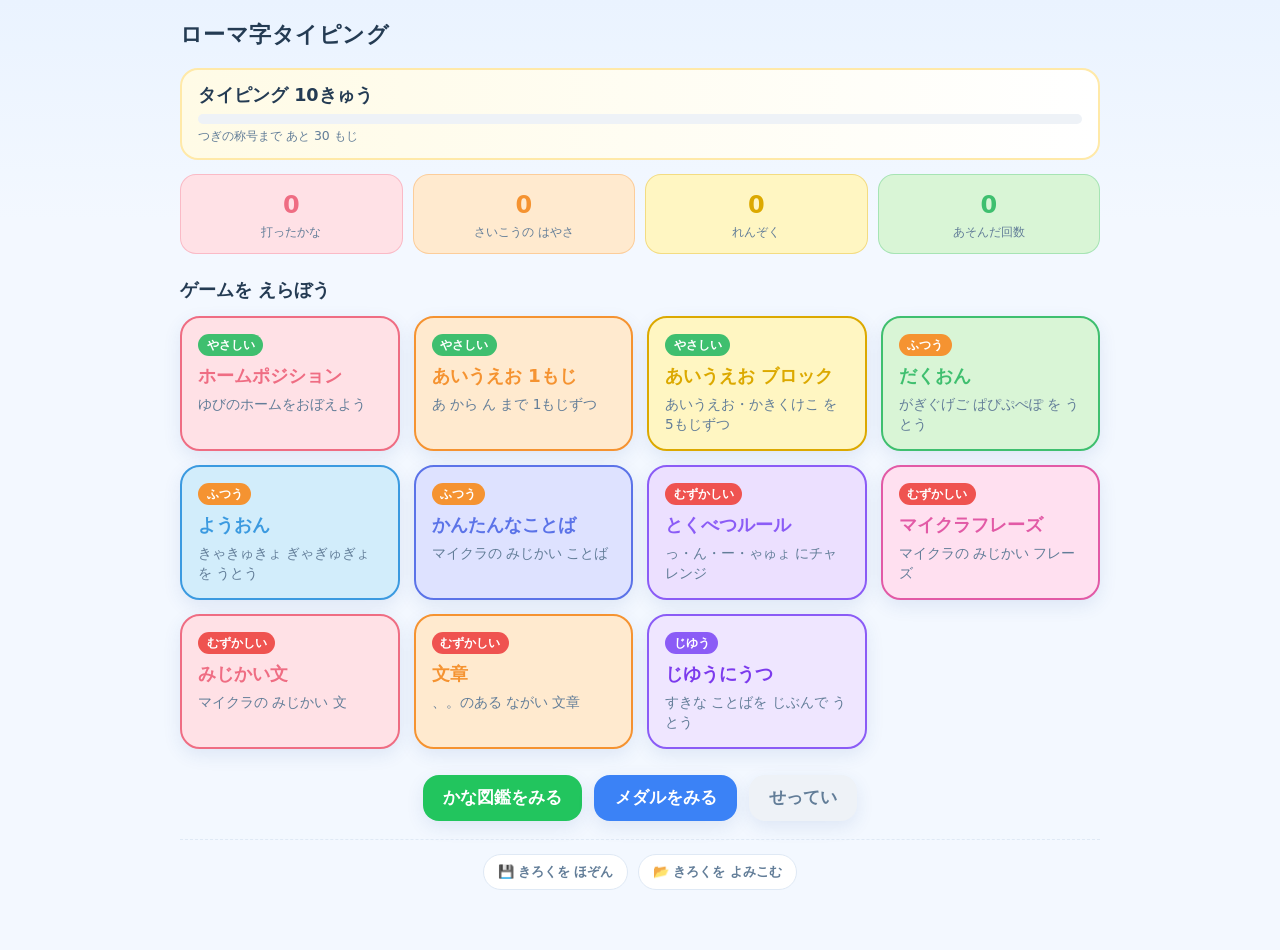
<file: index.html>
<!DOCTYPE html>
<html lang="ja">
<head>
<meta charset="utf-8">
<meta name="viewport" content="width=device-width, initial-scale=1">
<title>ローマ字タイピング</title>
<link rel="icon" href="data:image/svg+xml,<svg xmlns='http://www.w3.org/2000/svg' viewBox='0 0 100 100'><text y='.9em' font-size='90'>⌨️</text></svg>">
<link rel="stylesheet" href="shared/typing-ui.css?v=202607012039">
<script>
(function(){
  var BUILD='202607012039';
  try{
    fetch('shared/build.txt',{cache:'no-store'}).then(function(r){return r.text();}).then(function(t){
      t=(t||'').trim();
      if(t && t>BUILD && !sessionStorage.getItem('rt_reload_'+t)){
        sessionStorage.setItem('rt_reload_'+t,'1');
        location.replace(location.pathname+(location.search?location.search+'&':'?')+'_v='+t);
      }
    }).catch(function(){});
  }catch(e){}
})();
</script>
</head>
<body>
<div class="wrap">
  <div class="top">
    <h1>ローマ字タイピング</h1>
  </div>

  <!-- 称号バッジ -->
  <div class="badge-stage" id="stageBadge">
    <div style="flex:1">
      <div class="nm" id="stageName">タイピング 10きゅう</div>
      <div class="bar"><i id="stageBar" style="width:0%"></i></div>
      <div class="muted" id="stageNext" style="font-size:.78rem;margin-top:3px"></div>
    </div>
  </div>

  <div class="summary" id="summary"></div>

  <h2 style="margin:22px 0 12px;font-size:1.15rem">ゲームを えらぼう</h2>
  <div class="stages" id="stages"></div>

  <!-- かな図鑑・メダル・せっていはボタンで開く -->
  <div style="display:flex;gap:12px;justify-content:center;flex-wrap:wrap;margin:26px 0 8px">
    <button class="btn green" id="openDex">かな図鑑をみる</button>
    <button class="btn" id="openMedals">メダルをみる</button>
    <button class="btn gray" id="openSettings">せってい</button>
  </div>

  <!-- きろくの ほぞん／よみこみ -->
  <div class="saveBar">
    <button id="exportSave" type="button">💾 きろくを ほぞん</button>
    <label class="impBtn" for="importFile">📂 きろくを よみこむ</label>
    <input id="importFile" type="file" accept="application/json,.json" hidden>
  </div>
</div>

<!-- モーダル：かな図鑑 -->
<div class="modal-bg" id="dexModal">
  <div class="modal">
    <button class="modal-close" id="dexClose" aria-label="とじる">×</button>
    <h3>かな図鑑 <span class="muted" id="dexCnt" style="font-size:.85rem"></span></h3>
    <p class="muted" style="margin:0 0 10px;font-size:.85rem">打てたかなが いろづくよ。5かいで ★マスター。</p>
    <div class="dex" id="dex"></div>
  </div>
</div>

<!-- モーダル：メダル -->
<div class="modal-bg" id="medalModal">
  <div class="modal">
    <button class="modal-close" id="medalClose" aria-label="とじる">×</button>
    <h3>メダル</h3>
    <div class="medals" id="medals"></div>
  </div>
</div>

<!-- モーダル：せってい（タイピング画面の表示きりかえ） -->
<div class="modal-bg" id="settingsModal">
  <div class="modal">
    <button class="modal-close" id="settingsClose" aria-label="とじる">×</button>
    <h3>せってい</h3>
    <p class="muted" style="margin:0 0 12px;font-size:.85rem">タイピングの がめんに 出すものを えらべるよ。</p>
    <div class="settings">
      <label class="setrow"><span>キーボードを みる</span>
        <span class="switch"><input type="checkbox" id="setKb"><i></i></span></label>
      <label class="setrow"><span>ゆびの おてほん</span>
        <span class="switch"><input type="checkbox" id="setHands"><i></i></span></label>
      <label class="setrow"><span>ローマ字ヒントを みる</span>
        <span class="switch"><input type="checkbox" id="setRomaji"><i></i></span></label>
    </div>
  </div>
</div>

<script src="shared/lessons.js?v=202607012039"></script>
<script src="shared/typing-core.js?v=202607012039"></script>
<script>
(function(){
  var C = TypingCore;

  /* テスト用：全レベル解放（鍵なし）。あとで鍵付きに戻すときは false にするだけ。 */
  var UNLOCK_ALL = true;

  /* 称号 */
  var st = C.stage();
  document.getElementById('stageName').textContent = st.cur.name;
  if(st.next){
    var span = st.next.at - st.cur.at, got = st.value - st.cur.at;
    document.getElementById('stageBar').style.width = Math.min(100, got/span*100)+'%';
    document.getElementById('stageNext').textContent = 'つぎの称号まで あと '+(st.next.at-st.value)+' もじ';
  } else {
    document.getElementById('stageBar').style.width='100%';
    document.getElementById('stageNext').textContent = 'さいこうランク！';
  }

  /* カラーパレット（算数・漢字アプリのようにカラフルに） */
  var CARD_BG  = ['#ffe1e6','#ffeacf','#fff6c2','#d9f5d6','#d2edfb','#dee2ff','#ece0ff','#ffe0f0'];
  var ACCENT   = ['#ef6d83','#f59331','#dca900','#3fbf6f','#3b9ae0','#5b73e8','#8b5cf6','#e25aa6'];

  /* サマリー */
  var s = C.store();
  var cells = [
    {n:s.totalChars||0, l:'打ったかな'},
    {n:(s.bestKpm||0), l:'さいこうの はやさ'},
    {n:(s.bestCombo||0), l:'れんぞく'},
    {n:s.plays||0, l:'あそんだ回数'},
  ];
  document.getElementById('summary').innerHTML = cells.map(function(c,i){
    return '<div class="sumcell" style="background:'+CARD_BG[i]+';border-color:'+ACCENT[i]+'55">'+
      '<div class="n" style="color:'+ACCENT[i]+'">'+c.n+'</div><div class="l">'+c.l+'</div></div>';
  }).join('');

  /* ステージ一覧 */
  var html='';
  LESSONS.forEach(function(l, i){
    var lvrow = 'display:flex;align-items:center;gap:8px;margin-bottom:6px';
    // 自由うちこみ：お手本なしの特別カード（いつでも遊べる・専用ページへ）
    if(l.kind==='free'){
      html += '<a class="stage" href="'+l.href+'" style="background:#efe6ff;border-color:#8b5cf6">'+
        '<div style="'+lvrow+'"><span class="lv" style="position:static;background:#8b5cf6;color:#fff">じゆう</span></div>'+
        '<div class="ti" style="color:#7c3aed">'+l.title+'</div>'+
        '<div class="de">'+l.desc+'</div></a>';
      return;
    }
    var locked = !UNLOCK_ALL && l.unlock && !C.isCleared(l.unlock);
    var cleared = C.isCleared(l.id);
    // むずかしさ（やさしい/ふつう/むずかしい）と 信号色
    var tier = i<=2 ? 'やさしい' : (i<=5 ? 'ふつう' : 'むずかしい');
    var tierColor = i<=2 ? '#3fbf6f' : (i<=5 ? '#f59331' : '#ef5350');
    if(locked){
      var need = lessonById(l.unlock);
      html += '<div class="stage locked">'+
        '<div style="'+lvrow+'"><span class="lv" style="position:static;background:'+tierColor+';color:#fff">'+tier+'</span></div>'+
        '<div class="ti">'+l.title+'</div><div class="de">'+l.desc+'</div>'+
        '<div class="lockmsg">「'+(need?need.title:'')+'」をクリアでひらく</div></div>';
    } else {
      var bg=CARD_BG[i%CARD_BG.length], ac=ACCENT[i%ACCENT.length];
      html += '<a class="stage" href="play/index.html?lv='+l.id+'" style="background:'+bg+';border-color:'+ac+'">'+
        '<div style="'+lvrow+'"><span class="lv" style="position:static;background:'+tierColor+';color:#fff">'+tier+'</span></div>'+
        '<div class="ti" style="color:'+ac+'">'+l.title+'</div>'+
        '<div class="de">'+l.desc+'</div></a>';
    }
  });
  document.getElementById('stages').innerHTML = html;

  /* かな図鑑 */
  var dexHtml = C.DEX.map(function(k){
    var n = C.kanaCount(k);
    var cls = n>=5 ? 'master' : (n>=1 ? 'got' : '');
    return '<div class="c '+cls+'">'+k+'</div>';
  }).join('');
  document.getElementById('dex').innerHTML = dexHtml;
  document.getElementById('dexCnt').textContent = '('+C.dexCount()+'/'+C.dexTotal+'・★'+C.dexMaster()+')';

  /* メダル */
  var got = s.medals||{};
  document.getElementById('medals').innerHTML = C.MEDALS.map(function(m){
    var on = !!got[m.id];
    return '<div class="medal'+(on?'':' off')+'"><div class="e">'+m.emoji+'</div><div class="n">'+m.name+'</div></div>';
  }).join('');

  /* モーダルの開閉 */
  function openModal(id){ document.getElementById(id).classList.add('show'); }
  function closeModal(id){ document.getElementById(id).classList.remove('show'); }
  document.getElementById('openDex').onclick = function(){ openModal('dexModal'); };
  document.getElementById('openMedals').onclick = function(){ openModal('medalModal'); };
  document.getElementById('openSettings').onclick = function(){ openModal('settingsModal'); };
  document.getElementById('dexClose').onclick = function(){ closeModal('dexModal'); };
  document.getElementById('medalClose').onclick = function(){ closeModal('medalModal'); };
  document.getElementById('settingsClose').onclick = function(){ closeModal('settingsModal'); };
  // 背景クリックでとじる
  ['dexModal','medalModal','settingsModal'].forEach(function(id){
    document.getElementById(id).addEventListener('click', function(e){ if(e.target===this) closeModal(id); });
  });
  document.addEventListener('keydown', function(e){ if(e.key==='Escape'){ closeModal('dexModal'); closeModal('medalModal'); closeModal('settingsModal'); } });

  /* せってい（表示きりかえ）：保存値を反映し、変えたら保存 */
  [['setKb','kb'],['setHands','hands'],['setRomaji','romaji']].forEach(function(p){
    var el = document.getElementById(p[0]);
    el.checked = C.getSetting(p[1]);
    el.onchange = function(){ C.setSetting(p[1], el.checked); };
  });

  /* きろくの ほぞん／よみこみ */
  document.getElementById('exportSave').onclick = function(){ C.exportSave('ローマ字タイピング-きろく.json'); };
  document.getElementById('importFile').onchange = function(e){ var f=e.target.files[0]; if(f) C.importSave(f); e.target.value=''; };
})();
</script>
</body>
</html>
</file>
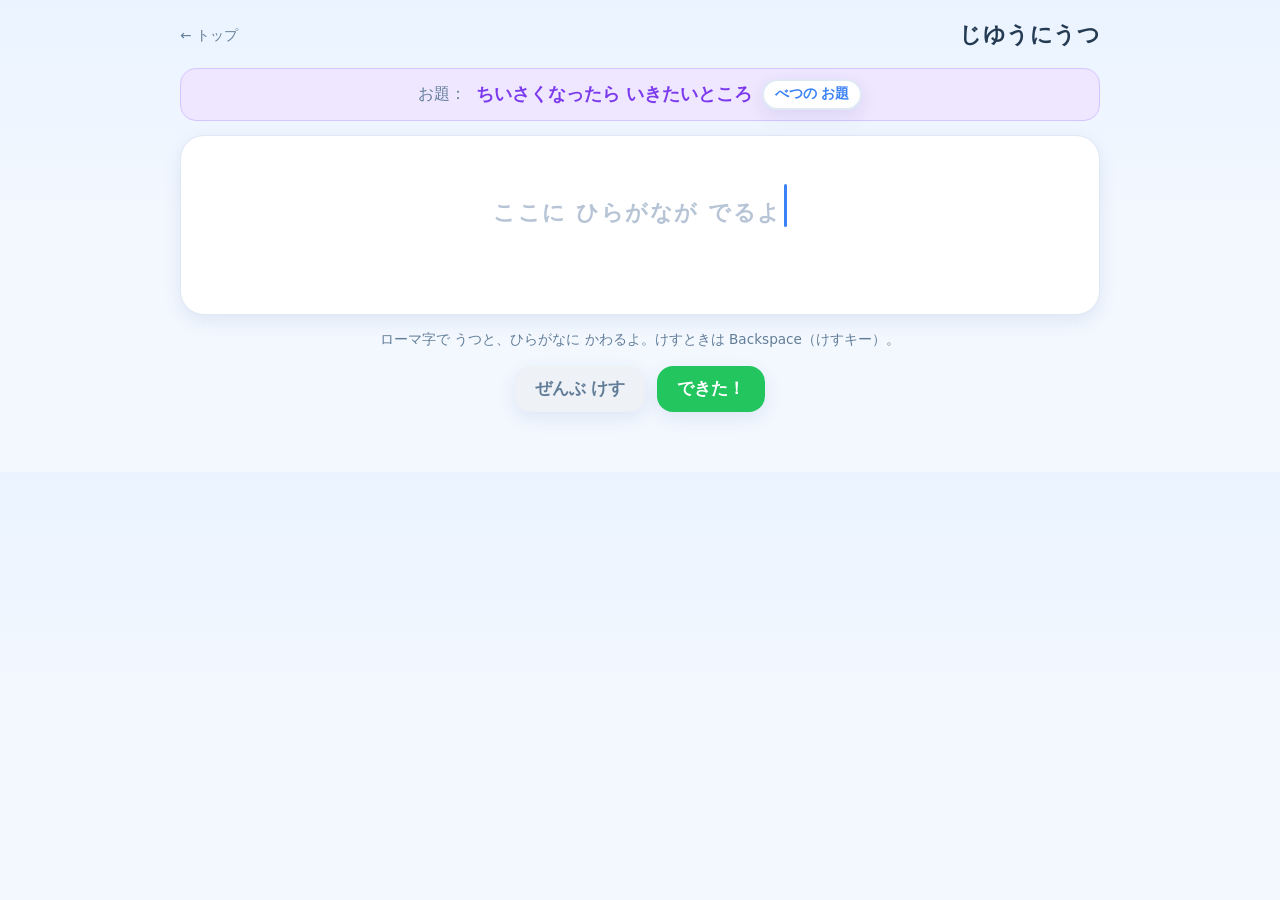
<file: free/index.html>
<!DOCTYPE html>
<html lang="ja">
<head>
<meta charset="utf-8">
<meta name="viewport" content="width=device-width, initial-scale=1, maximum-scale=1, user-scalable=no">
<title>ローマ字タイピング — じゆうにうつ</title>
<link rel="icon" href="data:image/svg+xml,<svg xmlns='http://www.w3.org/2000/svg' viewBox='0 0 100 100'><text y='.9em' font-size='90'>⌨️</text></svg>">
<link rel="stylesheet" href="../shared/typing-ui.css?v=202607012039">
<script>
/* キャッシュ自動アップデート（build.txt が新しければ1回だけ取り直す） */
(function(){
  var BUILD='202607012039';
  try{
    fetch('../shared/build.txt',{cache:'no-store'}).then(function(r){return r.text();}).then(function(t){
      t=(t||'').trim();
      if(t && t>BUILD && !sessionStorage.getItem('rt_reload_'+t)){
        sessionStorage.setItem('rt_reload_'+t,'1');
        location.replace(location.pathname+location.search.replace(/[?&]_v=\d+/,'')+(location.search?'&':'?')+'_v='+t+location.hash);
      }
    }).catch(function(){});
  }catch(e){}
})();
</script>
</head>
<body>
<div class="wrap">
  <div class="top">
    <a class="crumb" href="../index.html">← トップ</a>
    <div class="spacer"></div>
    <h1>じゆうにうつ</h1>
  </div>

  <!-- お題（白紙がこわくないように、ゆるい題を出す） -->
  <div class="free-prompt">
    <span class="muted">お題：</span><b id="prompt">…</b>
    <button class="btn ghost free-nextodai" id="nextOdai" type="button">べつの お題</button>
  </div>

  <!-- うちこみ表示：ローマ字で打つと ひらがなに変わって出てくる -->
  <div class="stage-board free-board">
    <div class="free-out" id="out"><span class="free-ph">ここに ひらがなが でるよ</span><span class="free-caret"></span></div>
    <div class="free-raw" id="rawline"></div>
  </div>

  <div class="free-help muted">ローマ字で うつと、ひらがなに かわるよ。けすときは Backspace（けすキー）。</div>

  <div class="free-actions">
    <button class="btn gray" id="clearBtn" type="button">ぜんぶ けす</button>
    <button class="btn green" id="doneBtn" type="button">できた！</button>
  </div>
</div>

<div class="toast" id="toast"></div>

<script src="../shared/lessons.js?v=202607012039"></script>
<script src="../shared/typing-core.js?v=202607012039"></script>
<script>
(function(){
  "use strict";
  var R = Romaji, C = TypingCore;

  /* ---------- お題 ---------- */
  var L = (typeof lessonById==='function' && lessonById('free')) || {};
  var PROMPTS = (L.prompts && L.prompts.length) ? L.prompts.slice() : ['すきな ことば'];
  // シャッフルして じゅんに出す（ぜんぶ出るまで おなじお題は もどってこない）
  for(var i=PROMPTS.length-1;i>0;i--){ var j=Math.floor(Math.random()*(i+1)); var t=PROMPTS[i]; PROMPTS[i]=PROMPTS[j]; PROMPTS[j]=t; }
  var pIdx = 0;
  function showPrompt(){ document.getElementById('prompt').textContent = PROMPTS[pIdx]; }
  function nextPrompt(){
    pIdx++;
    if(pIdx >= PROMPTS.length){ // ひとまわりしたら もういちど シャッフル
      for(var i=PROMPTS.length-1;i>0;i--){ var j=Math.floor(Math.random()*(i+1)); var t=PROMPTS[i]; PROMPTS[i]=PROMPTS[j]; PROMPTS[j]=t; }
      pIdx = 0;
    }
    showPrompt();
  }
  showPrompt();
  document.getElementById('nextOdai').onclick = nextPrompt;

  /* ---------- うちこみ ---------- */
  var raw = '';                          // 打ったローマ字（生）
  var outEl = document.getElementById('out');
  var rawEl = document.getElementById('rawline');

  function render(){
    var kana = R.toKana(raw);
    if(kana){
      outEl.innerHTML = '';
      outEl.appendChild(document.createTextNode(kana));
      var car = document.createElement('span'); car.className='free-caret'; outEl.appendChild(car);
    } else {
      outEl.innerHTML = '<span class="free-ph">ここに ひらがなが でるよ</span><span class="free-caret"></span>';
    }
    rawEl.textContent = raw ? ('うった：' + raw) : '';
  }
  render();

  // 受けつける1文字（ローマ字・数字・記号）
  var OK = /^[a-z0-9\-,.\/!?;]$/;
  document.addEventListener('keydown', function(e){
    if(e.metaKey || e.ctrlKey || e.altKey) return;     // ショートカットは無視
    var k = e.key;
    if(k === 'Backspace'){ raw = raw.slice(0,-1); e.preventDefault(); render(); return; }
    if(k === 'Enter'){ raw += '\n'; e.preventDefault(); render(); return; }
    if(k === ' ' || k === 'Spacebar'){ raw += ' '; e.preventDefault(); render(); return; }
    if(k && k.length === 1){
      var ch = k.toLowerCase();
      if(OK.test(ch)){ raw += ch; e.preventDefault(); render(); }
    }
  });

  /* ---------- ボタン ---------- */
  function toast(msg){
    var t = document.getElementById('toast');
    t.textContent = msg; t.style.opacity = '1';
    clearTimeout(toast._t);
    toast._t = setTimeout(function(){ t.style.opacity = '0'; }, 1800);
  }

  document.getElementById('clearBtn').onclick = function(){ raw = ''; render(); };

  document.getElementById('doneBtn').onclick = function(){
    var kana = R.toKana(raw);
    // 確定したかな（末尾の未確定ローマ字・空白・記号はのぞく）
    var done = kana.replace(/[a-z0-9\s]/g, '');
    var n = 0;
    for(var i=0;i<done.length;i++){
      var ch = done[i];
      if(/[ぁ-ゖァ-ヶ]/.test(ch)){ C.recordKana(ch); n++; }   // かな図鑑にも反映
    }
    if(n === 0){ toast('なにか うってみてね'); return; }
    C.bumpChars(n);                 // 称号（打ったかな累計）に反映
    C.bumpKeys(raw.length);
    C.notePlay();
    C.checkMedals();
    C.save();
    toast('できたね！ ' + n + 'もじ かけたよ ✨');
    raw = ''; render();
    nextPrompt();   // つぎのお題へ
  };
})();
</script>
</body>
</html>
</file>
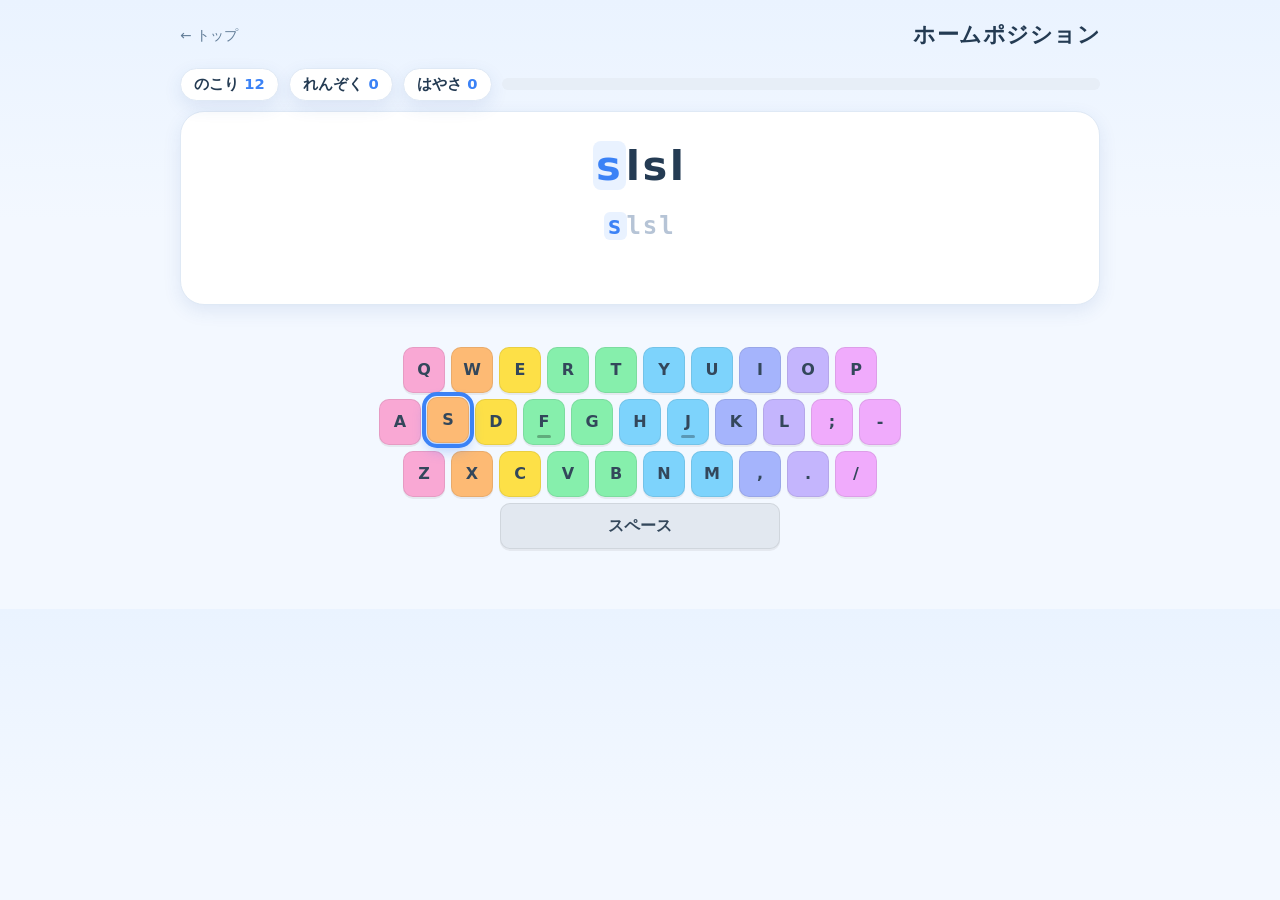
<file: play/index.html>
<!DOCTYPE html>
<html lang="ja">
<head>
<meta charset="utf-8">
<meta name="viewport" content="width=device-width, initial-scale=1, maximum-scale=1, user-scalable=no">
<title>ローマ字タイピング — れんしゅう</title>
<link rel="icon" href="data:image/svg+xml,<svg xmlns='http://www.w3.org/2000/svg' viewBox='0 0 100 100'><text y='.9em' font-size='90'>⌨️</text></svg>">
<link rel="stylesheet" href="../shared/typing-ui.css?v=202607012039">
<script>
/* キャッシュ自動アップデート（build.txt が新しければ1回だけ取り直す） */
(function(){
  var BUILD='202607012039';
  try{
    fetch('../shared/build.txt',{cache:'no-store'}).then(function(r){return r.text();}).then(function(t){
      t=(t||'').trim();
      if(t && t>BUILD && !sessionStorage.getItem('rt_reload_'+t)){
        sessionStorage.setItem('rt_reload_'+t,'1');
        location.replace(location.pathname+location.search.replace(/[?&]_v=\d+/,'')+(location.search?'&':'?')+'_v='+t+location.hash);
      }
    }).catch(function(){});
  }catch(e){}
})();
</script>
</head>
<body>
<div class="wrap">
  <div class="top">
    <a class="crumb" href="../index.html">← トップ</a>
    <div class="spacer"></div>
    <h1 id="lvTitle">れんしゅう</h1>
  </div>

  <!-- プレイ画面 -->
  <div id="playView">
    <div class="play-head">
      <span class="chip">のこり <b id="remain">0</b></span>
      <span class="chip">れんぞく <b id="combo">0</b></span>
      <span class="chip">はやさ <b id="kpm">0</b></span>
      <div class="progress"><i id="prog" style="width:0%"></i></div>
    </div>

    <div class="stage-board" id="board">
      <div class="kana-line" id="kana">…</div>
      <div class="romaji-line" id="romaji"></div>
      <div class="hint-banner" id="hint"></div>
    </div>

    <div class="finger-guide" id="finger"></div>
    <div class="kb" id="kb"></div>
  </div>

  <!-- 結果画面 -->
  <div id="resultView" class="card result" style="display:none">
    <h2 id="resTitle" style="margin-top:.4em">クリア！</h2>
    <div class="res-grid">
      <div class="res-cell"><div class="n" id="rKpm">0</div><div class="l">はやさ</div><div class="cmp" id="rKpmCmp"></div></div>
      <div class="res-cell"><div class="n" id="rAcc">0%</div><div class="l">せいかくさ</div><div class="cmp" id="rAccCmp"></div></div>
      <div class="res-cell"><div class="n" id="rChars">0</div><div class="l">打ったかな</div></div>
    </div>
    <div id="newMedals" style="margin:10px 0"></div>
    <div id="weakBox" class="muted" style="font-size:.9rem;margin:8px 0"></div>
    <div style="display:flex;gap:10px;justify-content:center;flex-wrap:wrap;margin-top:8px">
      <button class="btn green" id="againBtn">もういちど</button>
      <button class="btn" id="nextBtn" style="display:none">つぎのレベルへ ▶</button>
      <a class="btn ghost" href="../index.html">トップへ</a>
    </div>
  </div>
</div>

<div class="toast" id="toast"></div>

<script src="../shared/lessons.js?v=202607012039"></script>
<script src="../shared/typing-core.js?v=202607012039"></script>
<script>
(function(){
  "use strict";
  var R = Romaji, C = TypingCore;

  /* ---------- レベル取得 ---------- */
  function qs(k){ return new URLSearchParams(location.search).get(k); }
  var lvId = qs('lv') || 'home';
  var level = lessonById(lvId) || LESSONS[0];
  document.getElementById('lvTitle').textContent = level.title;

  /* ---------- キーボード定義（ゆび色つき） ---------- */
  var FINGER_NAME = {
    lpinky:'左こゆび', lring:'左くすりゆび', lmid:'左なかゆび', lindex:'左ひとさしゆび',
    rindex:'右ひとさしゆび', rmid:'右なかゆび', rring:'右くすりゆび', rpinky:'右こゆび', thumb:'おやゆび'
  };
  var FINGER_VAR = {
    lpinky:'--f-lpinky',lring:'--f-lring',lmid:'--f-lmid',lindex:'--f-lindex',
    rindex:'--f-rindex',rmid:'--f-rmid',rring:'--f-rring',rpinky:'--f-rpinky',thumb:'--f-thumb'
  };
  var ROWS = [
    'q:lpinky w:lring e:lmid r:lindex t:lindex y:rindex u:rindex i:rmid o:rring p:rpinky',
    'a:lpinky s:lring d:lmid f:lindex g:lindex h:rindex j:rindex k:rmid l:rring ;:rpinky -:rpinky',
    'z:lpinky x:lring c:lmid v:lindex b:lindex n:rindex m:rindex ,:rmid .:rring /:rpinky'
  ];
  var keyEls = {}; // char -> element
  function buildKeyboard(){
    var kb = document.getElementById('kb'); kb.innerHTML='';
    ROWS.forEach(function(row){
      var rd = document.createElement('div'); rd.className='kb-row';
      row.split(' ').forEach(function(pair){
        var p = pair.split(':'), ch=p[0], fin=p[1];
        var el = document.createElement('div');
        el.className='key '+fin+(ch==='f'||ch==='j'?' bump':'');
        el.dataset.ch = ch; el.dataset.finger = fin;
        el.textContent = ch.toUpperCase();
        rd.appendChild(el); keyEls[ch]=el;
      });
      kb.appendChild(rd);
    });
    // スペース行
    var rd=document.createElement('div'); rd.className='kb-row';
    var sp=document.createElement('div'); sp.className='key space thumb'; sp.dataset.ch=' '; sp.dataset.finger='thumb';
    sp.textContent='スペース'; rd.appendChild(sp); keyEls[' ']=sp;
    document.getElementById('kb').appendChild(rd);
  }
  buildKeyboard();

  /* ---------- おてほん（両手の指）をキーボードに重ねる ---------- */
  // f=指ID, home=ホームポジションのキー, cls=色クラス, w/h=指先の太さ・長さ（指ごとにちがう）
  var DOTS = [
    {f:'lpinky',home:'a',cls:'lpinky', w:20,h:30}, {f:'lring',home:'s',cls:'lring', w:25,h:40},
    {f:'lmid',home:'d',cls:'lmid', w:27,h:46}, {f:'lindex',home:'f',cls:'lindex', w:26,h:42},
    {f:'lthumb',home:' ',cls:'thumb', w:34,h:28}, {f:'rthumb',home:' ',cls:'thumb', w:34,h:28},
    {f:'rindex',home:'j',cls:'rindex', w:26,h:42}, {f:'rmid',home:'k',cls:'rmid', w:27,h:46},
    {f:'rring',home:'l',cls:'rring', w:25,h:40}, {f:'rpinky',home:';',cls:'rpinky', w:20,h:30}
  ];
  var dotEls = {}, palmL=null, palmR=null;
  function buildHands(){
    var kb=document.getElementById('kb');
    var hands=document.createElement('div'); hands.id='hands'; hands.className='hands';
    // 手のひらを先に（指の下に重なる）
    palmL=document.createElement('div'); palmL.className='palm'; hands.appendChild(palmL);
    palmR=document.createElement('div'); palmR.className='palm'; hands.appendChild(palmR);
    DOTS.forEach(function(d){
      var el=document.createElement('div'); el.className='finger-dot';
      var col=getComputedStyle(document.documentElement).getPropertyValue('--f-'+d.cls);
      el.style.background=(col||'#ccc').trim();
      el.style.width=d.w+'px'; el.style.height=d.h+'px';
      hands.appendChild(el); dotEls[d.f]=el;
    });
    kb.appendChild(hands);
  }
  buildHands();
  function centerOf(keyEl){
    var kb=document.getElementById('kb');
    var kr=kb.getBoundingClientRect(), r=keyEl.getBoundingClientRect();
    return {x:r.left-kr.left+r.width/2, y:r.top-kr.top+r.height/2};
  }
  function placePalm(el, keys){
    var cs=keys.map(function(k){ return centerOf(keyEls[k]); });
    var xs=cs.map(function(c){return c.x;});
    var minx=Math.min.apply(null,xs), maxx=Math.max.apply(null,xs);
    el.style.left=((minx+maxx)/2)+'px';
    el.style.top=(cs[0].y+34)+'px';
    el.style.width=(maxx-minx+46)+'px';
    el.style.height='42px';
  }
  function updateHands(target){
    var hands=document.getElementById('hands');
    // ヒントが出ているときだけ おてほん（指）を表示する
    var show = hintShown && C.getSetting('hands') && C.getSetting('kb');
    if(!show){ if(hands) hands.style.display='none'; return; }
    hands.style.display='block';
    placePalm(palmL, ['a','s','d','f']);
    placePalm(palmR, ['j','k','l',';']);
    var activeDot=null;
    if(target && keyEls[target]){ var fin=keyEls[target].dataset.finger; activeDot=(fin==='thumb')?'rthumb':fin; }
    DOTS.forEach(function(d){
      var dot=dotEls[d.f]; if(!dot) return;
      var isActive = (d.f===activeDot);
      var keyEl = isActive ? keyEls[target] : keyEls[d.home];
      if(!keyEl) keyEl=keyEls[d.home];
      var c=centerOf(keyEl);
      var dx = (!isActive && d.cls==='thumb') ? (d.f==='lthumb'?-30:30) : 0; // 親指2本がスペースで重ならないように
      var sc = isActive ? 1.3 : 1;
      dot.style.width=(d.w*sc)+'px'; dot.style.height=(d.h*sc)+'px';
      dot.style.left=(c.x+dx)+'px'; dot.style.top=c.y+'px';
      dot.classList.toggle('active', isActive);
    });
  }
  window.addEventListener('resize', function(){ if(round&&round[idx]!=null) render(); });

  /* ---------- 出題セット ---------- */
  function shuffle(a){ a=a.slice(); for(var i=a.length-1;i>0;i--){var j=Math.floor(Math.random()*(i+1));var t=a[i];a[i]=a[j];a[j]=t;} return a; }
  // ordered=true のレベルは じゅんばんどおり・全問。それ以外はシャッフルして一部出題。
  var ROUND_N = Math.min(level.items.length, (level.kind==='kana' && level.items[0].length>=12) ? 8 : 12);
  var round = level.ordered ? level.items.slice() : shuffle(level.items).slice(0, ROUND_N);

  /* ---------- 状態 ---------- */
  var idx=0, tokens=[], typed='', combo=0;
  var correctKeys=0, missKeys=0, totalKana=0, firstKeyTime=0, noMiss=true;
  var recordedTokens=0; // この問題で図鑑記録済みのトークン数
  var HINT_DELAY = 2500; // 何ミリ秒考えたらヒント
  var hintTimer=null, hintShown=false;

  /* ---------- 音 ---------- */
  var actx=null;
  function beep(freq,dur,type){
    try{ actx=actx||new (window.AudioContext||window.webkitAudioContext)();
      var o=actx.createOscillator(), g=actx.createGain();
      o.type=type||'sine'; o.frequency.value=freq; o.connect(g); g.connect(actx.destination);
      g.gain.setValueAtTime(.12,actx.currentTime);
      g.gain.exponentialRampToValueAtTime(.001,actx.currentTime+dur);
      o.start(); o.stop(actx.currentTime+dur);
    }catch(e){}
  }
  var okOn=true;
  function sOk(){ if(okOn) beep(880,.06,'triangle'); }
  function sNg(){ beep(160,.14,'sawtooth'); }
  function sClear(){ [523,659,784,1047].forEach(function(f,i){ setTimeout(function(){beep(f,.16,'triangle');}, i*110); }); }

  /* ---------- 表示 ---------- */
  function setItem(){
    var item = round[idx];
    tokens = R.tokenize(item);
    typed=''; recordedTokens=0;
    document.getElementById('remain').textContent = (round.length - idx);
    document.getElementById('prog').style.width = (idx/round.length*100)+'%';
    render();
    armHint();
  }

  function render(){
    var ev = R.evaluate(tokens, typed);
    var done = ev.doneTokens||0;
    // かな行
    var kanaHTML='';
    // トークン→元のかな対応：tokenize は正規化後。表示は元itemのかなをトークン単位で。
    var disp = displayTokens(round[idx]);
    for(var i=0;i<disp.length;i++){
      var cls = i<done ? 'done' : (i===done ? 'cur' : 'todo');
      kanaHTML += '<span class="k '+cls+'">'+escapeHtml(disp[i])+'</span>';
    }
    document.getElementById('kana').innerHTML = kanaHTML;

    // ローマ字ヒント行
    var showR = C.getSetting('romaji');
    var rl = document.getElementById('romaji');
    if(showR){
      rl.style.visibility='visible';
      rl.innerHTML = romajiHTML(ev);
    } else { rl.style.visibility='hidden'; }

    // キーボードの的＋おてほん（指）
    highlightKeys(ev);
    updateHands(primaryNext(ev));
  }

  // 元のかな文字列をトークン単位の表示に分割（tokenize 準拠でカタカナもそのまま見せる）
  function displayTokens(raw){
    var toks = R.tokenize(raw); // 正規化後トークン（文字数は原文と一致）
    var out=[], j=0;
    for(var i=0;i<toks.length;i++){ var len=toks[i].length; out.push(raw.substr(j,len)); j+=len; }
    return out;
  }

  function romajiHTML(ev){
    // done部分=typed(green)、現在トークンの途中、残りはおすすめ表記
    var html='';
    var typedPart = escapeHtml(typed);
    html += '<span class="typed">'+typedPart+'</span>';
    // 次に押す文字（強調）
    var nx = primaryNext(ev);
    if(nx){ html += '<span class="next">'+escapeHtml(nx)+'</span>'; }
    // 残り（現在トークンの未入力 + 後続トークンのおすすめ）
    var rest = restRomaji(ev);
    if(rest){ html += '<span class="rest">'+escapeHtml(rest)+'</span>'; }
    return html || '&nbsp;';
  }

  function primaryNext(ev){
    if(ev.partialOpt) return ev.partialOpt[ev.partialK] || '';
    var ti = ev.doneTokens||0;
    if(ti>=tokens.length) return '';
    var opt = R.optionsFor(tokens, ti)[0]||'';
    return opt[0]||'';
  }
  function restRomaji(ev){
    var s='';
    var ti = ev.doneTokens||0;
    if(ev.partialOpt){ s += ev.partialOpt.slice(ev.partialK+1); ti = ti+1; }
    else { // 現在トークン未着手：先頭文字は primaryNext で出したので残りを足す
      if(ti<tokens.length){ var o=R.optionsFor(tokens,ti)[0]||''; s += o.slice(1); ti=ti+1; }
    }
    for(var i=ti;i<tokens.length;i++){ s += (R.optionsFor(tokens,i)[0]||''); }
    return s;
  }

  function highlightKeys(ev){
    // すべての的をクリア
    Object.keys(keyEls).forEach(function(k){ keyEls[k].classList.remove('target','hint'); });
    if(!C.getSetting('kb')){ document.getElementById('kb').style.display='none'; return; }
    document.getElementById('kb').style.display='flex';
    var nexts = R.nextChars(tokens, typed); // 受けつける次の文字すべて
    nexts.forEach(function(c){ if(keyEls[c]) keyEls[c].classList.add('target'); });
    if(hintShown){
      var p = primaryNext(ev);
      if(keyEls[p]) keyEls[p].classList.add('hint');
      showFinger(p);
    } else {
      document.getElementById('finger').textContent='';
    }
  }
  function showFinger(ch){
    var el = keyEls[ch]; var fg=document.getElementById('finger');
    if(!el){ fg.textContent=''; return; }
    var fin = el.dataset.finger;
    var color = getComputedStyle(document.documentElement).getPropertyValue(FINGER_VAR[fin]);
    fg.innerHTML = '<span class="fdot" style="background:'+color+'"></span>「'+(ch===' '?'スペース':ch.toUpperCase())+'」を '+FINGER_NAME[fin]+' で！';
  }

  /* ---------- ヒントのタイマー ---------- */
  function armHint(){
    clearTimeout(hintTimer); hintShown=false;
    document.getElementById('hint').classList.remove('show');
    hintTimer = setTimeout(function(){
      hintShown=true;
      var ev = R.evaluate(tokens, typed);
      var p = primaryNext(ev);
      var hb=document.getElementById('hint');
      hb.textContent = 'ヒント：つぎは「'+(p===' '?'スペース':p.toUpperCase())+'」だよ';
      hb.classList.add('show');
      render(); // キーボードのパルス＆ゆびガイドON
    }, HINT_DELAY);
  }

  /* ---------- 入力 ---------- */
  function onKey(ch){
    // 問題の切りかえ中（次の問題がまだ出ていない）はスルー
    if(R.evaluate(tokens, typed).complete) return;
    if(!firstKeyTime) firstKeyTime = Date.now();
    var cand = typed + ch;
    var ev = R.evaluate(tokens, cand);
    if(ev.valid){
      var before = R.evaluate(tokens, typed).doneTokens||0;
      typed = cand;
      correctKeys++; combo++;
      C.recordKey(ch, true);
      sOk();
      flashKey(ch,'hit');
      document.getElementById('combo').textContent = combo;
      updateKpm();
      // 新しく完成したかなトークンを図鑑へ
      var after = ev.doneTokens||0;
      for(var t=before; t<after; t++){ if(tokens[t]){ C.recordKana(tokens[t]); totalKana++; } }
      armHint();
      render();
      if(ev.complete){ nextItem(); }
    } else {
      missKeys++; combo=0; noMiss=false;
      document.getElementById('combo').textContent = 0;
      // 押すべきだったキー（にがてキー記録）
      var want = R.nextChars(tokens, typed);
      if(want.length){ C.recordKey(want[0], false); }
      sNg();
      var bd=document.getElementById('board'); bd.classList.remove('shake'); void bd.offsetWidth; bd.classList.add('shake');
    }
  }
  function nextItem(){
    idx++;
    document.getElementById('prog').style.width = (idx/round.length*100)+'%';
    if(idx>=round.length){ finish(); return; }
    setTimeout(setItem, 180);
  }

  function flashKey(ch,cls){ var el=keyEls[ch]; if(el){ el.classList.remove(cls); void el.offsetWidth; el.classList.add(cls); } }
  function updateKpm(){
    if(!firstKeyTime) return;
    var min = (Date.now()-firstKeyTime)/60000;
    var kpm = min>0 ? correctKeys/min : 0;
    document.getElementById('kpm').textContent = Math.round(kpm);
  }

  function escapeHtml(s){ return (s||'').replace(/[&<>]/g,function(c){return({'&':'&amp;','<':'&lt;','>':'&gt;'})[c];}); }

  /* ---------- 物理キー ---------- */
  document.addEventListener('keydown', function(e){
    if(document.getElementById('resultView').style.display!=='none') return;
    var k = e.key;
    if(k && k.length===1){
      var ch = k.toLowerCase();
      if(/^[a-z0-9\-,.\/!?; ]$/.test(ch)){
        if(ch===' ') e.preventDefault();
        onKey(ch);
      }
    }
  });

  /* ---------- 結果 ---------- */
  function finish(){
    clearTimeout(hintTimer);
    var min = firstKeyTime ? (Date.now()-firstKeyTime)/60000 : 0;
    var kpm = min>0 ? correctKeys/min : 0;
    var acc = (correctKeys+missKeys)>0 ? correctKeys/(correctKeys+missKeys)*100 : 100;

    // 記録
    var prev = C.store().levelBest[level.id] || {kpm:0,acc:0};
    C.bumpChars(totalKana); C.bumpKeys(correctKeys+missKeys);
    C.noteCombo(maxComboSeen()); C.notePlay(); C.noteKpm(kpm);
    C.noteLevel(level.id, kpm, acc);
    if(noMiss && correctKeys>0){ C.notePerfect(); }
    // クリア判定（このレベルの need 以上のかなを打てたら）
    if(totalKana >= (level.need||1)) C.clearLevel(level.id);
    var newM = C.checkMedals();
    C.save();

    // 表示
    document.getElementById('playView').style.display='none';
    var rv=document.getElementById('resultView'); rv.style.display='block';
    document.getElementById('rKpm').textContent = Math.round(kpm);
    document.getElementById('rAcc').textContent = Math.round(acc)+'%';
    document.getElementById('rChars').textContent = totalKana;
    cmp('rKpmCmp', Math.round(kpm)-prev.kpm, prev.kpm>0);
    cmp('rAccCmp', Math.round(acc)-prev.acc, prev.acc>0);
    document.getElementById('resTitle').textContent = noMiss ? 'ノーミスクリア！' : 'クリア！';
    sClear();

    if(newM.length){
      document.getElementById('newMedals').innerHTML = '<div style="font-weight:800;color:var(--gold)">あたらしいメダル！</div>'+
        newM.map(function(m){return '<span class="chip" style="margin:4px">'+m.name+'</span>';}).join('');
    }
    // にがてキー
    var weak = C.weakKeys(3);
    if(weak.length){
      document.getElementById('weakBox').innerHTML = 'にがてキー：'+weak.map(function(w){return '<b>'+w.key.toUpperCase()+'</b>';}).join('・')+' をれんしゅうしよう！';
    }
    // つぎのレベル
    var order = LESSONS.map(function(l){return l.id;});
    var ni = order.indexOf(level.id)+1;
    if(ni<order.length){
      var nb=document.getElementById('nextBtn'); nb.style.display='inline-flex';
      nb.onclick=function(){ location.href='index.html?lv='+order[ni]; };
    }
  }
  var _maxCombo=0;
  function maxComboSeen(){ return _maxCombo; }
  // combo の最大を追跡
  (function(){
    var origOnKey = onKey;
    onKey = function(ch){ origOnKey(ch); if(combo>_maxCombo)_maxCombo=combo; };
  })();

  function cmp(id, diff, hasPrev){
    var el=document.getElementById(id);
    if(!hasPrev){ el.textContent='はじめての記ろく！'; el.className='cmp up'; return; }
    if(diff>0){ el.textContent='ぜんかいより +'+diff; el.className='cmp up'; }
    else if(diff<0){ el.textContent='ぜんかいより '+diff; el.className='cmp down'; }
    else { el.textContent='ぜんかいと同じ'; el.className='cmp'; }
  }

  document.getElementById('againBtn').onclick=function(){ location.reload(); };
  // 表示設定（キーボード／おてほん／ローマ字ヒント）はトップ画面で切りかえる

  // スタート
  document.getElementById('remain').textContent=round.length;
  setItem();
})();
</script>
</body>
</html>
</file>
<file: shared/typing-ui.css>
/* =========================================================================
   ローマ字タイピング — 共有デザイン（子ども向け・やさしいトーン）
   ========================================================================= */
:root{
  --bg:#f3f8ff; --card:#ffffff; --ink:#243b53; --sub:#627d98;
  --line:#dfe9f5; --accent:#3b82f6; --accent2:#22c55e;
  --warn:#ef4444; --gold:#f59e0b; --soft:#eef5ff;
  --shadow:0 6px 18px rgba(40,80,160,.10);
  /* ゆびの色（ホームポジション） */
  --f-lpinky:#f9a8d4; --f-lring:#fdba74; --f-lmid:#fde047; --f-lindex:#86efac;
  --f-rindex:#7dd3fc; --f-rmid:#a5b4fc; --f-rring:#c4b5fd; --f-rpinky:#f0abfc;
  --f-thumb:#e2e8f0;
}
*{box-sizing:border-box}
html,body{margin:0}
body{
  font-family:"Hiragino Maru Gothic ProN","Hiragino Kaku Gothic ProN",
    "Yu Gothic","Meiryo",system-ui,sans-serif;
  background:linear-gradient(180deg,#eaf3ff,#f3f8ff 220px);
  color:var(--ink); -webkit-text-size-adjust:100%;
  padding:14px 14px 60px; line-height:1.5;
}
.wrap{max-width:920px;margin:0 auto}
a{color:inherit}
.btn{
  display:inline-flex;align-items:center;gap:.4em;justify-content:center;
  border:none;border-radius:16px;padding:.7em 1.2em;font-size:1.05rem;
  font-weight:800;cursor:pointer;background:var(--accent);color:#fff;
  box-shadow:var(--shadow);transition:transform .06s, filter .12s;
  text-decoration:none;
}
.btn:active{transform:translateY(2px)}
.btn.ghost{background:#fff;color:var(--accent);border:2px solid var(--line)}
.btn.green{background:var(--accent2)}
.btn.gray{background:#eef2f7;color:var(--sub)}

/* きろくの ほぞん／よみこみ */
.saveBar{display:flex;gap:10px;justify-content:center;flex-wrap:wrap;
  margin-top:18px;padding-top:14px;border-top:1px dashed var(--line)}
.saveBar button,.saveBar .impBtn{
  display:inline-flex;align-items:center;gap:.3em;
  border:1px solid var(--line);background:#fff;color:var(--sub);border-radius:99px;
  padding:7px 14px;font-size:.82rem;font-weight:700;cursor:pointer}
.saveBar button:active,.saveBar .impBtn:active{transform:translateY(1px)}

/* せってい：トグルスイッチ */
.settings{display:flex;flex-direction:column;gap:4px}
.setrow{display:flex;align-items:center;justify-content:space-between;gap:14px;
  padding:12px 6px;border-bottom:1px solid var(--line);font-weight:700;color:var(--ink);cursor:pointer}
.setrow:last-child{border-bottom:none}
.switch{position:relative;display:inline-block;width:52px;height:30px;flex:none}
.switch input{position:absolute;opacity:0;width:100%;height:100%;margin:0;cursor:pointer}
.switch i{position:absolute;inset:0;background:#cdd8e6;border-radius:999px;transition:background .15s}
.switch i::after{content:"";position:absolute;top:3px;left:3px;width:24px;height:24px;
  background:#fff;border-radius:50%;box-shadow:0 1px 3px rgba(0,0,0,.25);transition:transform .15s}
.switch input:checked + i{background:var(--accent2)}
.switch input:checked + i::after{transform:translateX(22px)}

/* 自由うちこみ（じゆうにうつ） */
.free-prompt{display:flex;align-items:center;gap:10px;flex-wrap:wrap;justify-content:center;
  background:#efe6ff;border:1px solid #d6c6ff;border-radius:16px;padding:10px 14px;margin-bottom:14px}
.free-prompt b{color:#7c3aed;font-size:1.1rem}
.free-nextodai{padding:.35em .8em;font-size:.85rem}
.free-board{min-height:180px;display:flex;flex-direction:column;justify-content:center}
.free-out{font-size:2.4rem;font-weight:900;letter-spacing:.04em;line-height:1.4;
  word-break:break-all;white-space:pre-wrap;color:var(--ink);min-height:1.4em}
.free-out .free-ph{color:#b6c4d6;font-weight:700;font-size:1.4rem}
.free-caret{display:inline-block;width:3px;height:1.1em;vertical-align:-0.18em;margin-left:2px;
  background:var(--accent);border-radius:2px;animation:freeblink 1s steps(1) infinite}
@keyframes freeblink{50%{opacity:0}}
.free-raw{margin-top:14px;font-size:1.1rem;font-weight:700;color:var(--sub);
  letter-spacing:.06em;font-family:"SF Mono",Menlo,Consolas,monospace;min-height:1.3em;word-break:break-all}
.free-help{font-size:.85rem;text-align:center;margin:0 0 16px}
.free-actions{display:flex;gap:12px;justify-content:center;flex-wrap:wrap}
@media (max-width:480px){ .free-out{font-size:1.9rem} }
.btn:disabled{opacity:.45;cursor:not-allowed}

/* ── ヘッダー ── */
.top{display:flex;align-items:center;gap:10px;margin:4px 0 16px}
.top h1{font-size:1.4rem;margin:0;font-weight:900;letter-spacing:.02em}
.top .spacer{flex:1}
.crumb{font-size:.85rem;color:var(--sub);text-decoration:none}

/* ── カード ── */
.card{background:var(--card);border:1px solid var(--line);border-radius:20px;
  box-shadow:var(--shadow);padding:18px}
.muted{color:var(--sub)}

/* ── ステージ一覧（ポータル） ── */
.stages{display:grid;grid-template-columns:repeat(auto-fill,minmax(210px,1fr));gap:14px}
.stage{display:block;text-decoration:none;color:inherit;position:relative;
  background:#fff;border:2px solid var(--line);border-radius:20px;padding:16px 16px 14px;
  box-shadow:var(--shadow);transition:transform .08s,border-color .12s}
.stage:active{transform:translateY(2px)}
.stage.locked{filter:grayscale(.7);opacity:.65}
.stage .ic{font-size:2.1rem}
.stage .ti{font-weight:900;font-size:1.15rem;margin-top:4px}
.stage .de{font-size:.85rem;color:var(--sub);margin-top:4px;min-height:2.6em}
.stage .lv{position:absolute;top:12px;right:14px;font-size:.78rem;color:var(--sub);
  background:var(--soft);border-radius:999px;padding:.15em .7em;font-weight:800}
.stage .done{position:absolute;top:10px;right:12px;font-size:1.2rem}
.stage .lockmsg{font-size:.8rem;color:var(--warn);margin-top:6px;font-weight:800}

/* ── 育成サマリー ── */
.summary{display:grid;grid-template-columns:repeat(auto-fit,minmax(130px,1fr));gap:10px;margin-top:14px}
.sumcell{background:#fff;border:1px solid var(--line);border-radius:16px;padding:12px;text-align:center}
.sumcell .n{font-size:1.5rem;font-weight:900}
.sumcell .l{font-size:.78rem;color:var(--sub)}
.badge-stage{display:flex;align-items:center;gap:10px;background:linear-gradient(90deg,#fffbe6,#fff);
  border:2px solid #ffe9a8;border-radius:18px;padding:12px 16px}
.badge-stage .e{font-size:2.2rem}
.badge-stage .nm{font-weight:900;font-size:1.1rem}
.bar{height:10px;background:#eef2f7;border-radius:999px;overflow:hidden;margin-top:6px}
.bar>i{display:block;height:100%;background:linear-gradient(90deg,#fbbf24,#f59e0b)}

/* ====================== プレイ画面 ====================== */
.play-head{display:flex;align-items:center;gap:10px;flex-wrap:wrap;margin-bottom:10px}
.chip{background:#fff;border:1px solid var(--line);border-radius:999px;padding:.3em .9em;
  font-weight:800;font-size:.92rem;box-shadow:var(--shadow)}
.chip b{color:var(--accent)}
.progress{flex:1;min-width:120px;height:12px;background:#e7eef7;border-radius:999px;overflow:hidden}
.progress>i{display:block;height:100%;background:linear-gradient(90deg,#60a5fa,#3b82f6);transition:width .2s}

.stage-board{background:#fff;border:1px solid var(--line);border-radius:24px;box-shadow:var(--shadow);
  padding:26px 18px;text-align:center;margin-bottom:14px}
.kana-line{font-size:2.6rem;font-weight:900;letter-spacing:.06em;line-height:1.35;
  word-break:break-all}
.kana-line .k{transition:color .1s}
.kana-line .k.done{color:var(--accent2)}
.kana-line .k.cur{color:var(--accent);background:#e9f2ff;border-radius:8px;padding:0 .06em}
.kana-line .k.todo{color:var(--ink)}
.romaji-line{margin-top:14px;font-size:1.5rem;font-weight:800;color:var(--sub);
  letter-spacing:.08em;font-family:"SF Mono",Menlo,Consolas,monospace;min-height:1.4em}
.romaji-line .typed{color:var(--accent2)}
.romaji-line .next{color:var(--accent);background:#e9f2ff;border-radius:6px;padding:0 .12em}
.romaji-line .rest{color:#b6c4d6}
.shake{animation:shake .25s}
@keyframes shake{0%,100%{transform:translateX(0)}25%{transform:translateX(-7px)}75%{transform:translateX(7px)}}
.miss-flash{animation:missf .3s}
@keyframes missf{0%{background:#ffe3e3}100%{background:#fff}}

.hint-banner{margin-top:12px;font-size:1rem;font-weight:800;color:var(--gold);
  min-height:1.4em;opacity:0;transition:opacity .3s}
.hint-banner.show{opacity:1}

/* ====================== キーボード図 ====================== */
.kb{display:flex;flex-direction:column;gap:6px;align-items:center;margin-top:6px;user-select:none;position:relative}
.kb-row{display:flex;gap:6px;justify-content:center}
.key{
  width:42px;height:46px;border-radius:10px;border:1px solid rgba(0,0,0,.08);
  display:flex;align-items:center;justify-content:center;font-weight:800;font-size:1rem;
  background:#fff;color:#33475b;box-shadow:0 2px 0 rgba(0,0,0,.06);position:relative;
  transition:transform .05s, box-shadow .1s, outline-color .1s;
}
.key.wide{width:74px}
.key.space{width:280px}
.key small{font-size:.72rem;color:#90a4b8;position:absolute;top:3px;left:5px}
/* ゆびの色 */
.key.lpinky{background:var(--f-lpinky)} .key.lring{background:var(--f-lring)}
.key.lmid{background:var(--f-lmid)} .key.lindex{background:var(--f-lindex)}
.key.rindex{background:var(--f-rindex)} .key.rmid{background:var(--f-rmid)}
.key.rring{background:var(--f-rring)} .key.rpinky{background:var(--f-rpinky)}
.key.thumb{background:var(--f-thumb)}
/* つぎに押すキー */
.key.target{outline:4px solid var(--accent);outline-offset:1px;z-index:2;transform:translateY(-2px);
  box-shadow:0 6px 14px rgba(59,130,246,.4)}
.key.hint{animation:keypulse .8s infinite}
@keyframes keypulse{0%,100%{outline-color:var(--accent);transform:translateY(-2px) scale(1)}
  50%{outline-color:var(--gold);transform:translateY(-2px) scale(1.12)}}
.key.hit{animation:keyhit .18s}
@keyframes keyhit{0%{transform:scale(.86)}100%{transform:scale(1)}}
/* ホームポジションの出っぱり（F/J） */
.key.bump::after{content:"";position:absolute;bottom:6px;width:14px;height:3px;border-radius:2px;background:rgba(0,0,0,.28)}

/* おてほん：両手の指をキーボードに重ねて表示。次に押す指がキーまで移動する */
.hands{position:absolute;inset:0;pointer-events:none;z-index:5}
/* 手のひら（指の下に置いて「手」に見せる） */
.palm{position:absolute;transform:translate(-50%,-50%);opacity:.5;
  background:rgba(255,221,191,.85);border:2px solid rgba(255,255,255,.7);
  border-radius:42% 42% 48% 48% / 38% 38% 62% 62%;
  box-shadow:0 4px 10px rgba(0,0,0,.14);
  transition:left .2s, top .2s, width .2s}
/* 指先（サイズは指ごとに変える＝buildHandsでインライン指定） */
.finger-dot{
  position:absolute;transform:translate(-50%,-50%);opacity:.62;
  border:2px solid rgba(255,255,255,.85);
  border-radius:46% 46% 42% 42% / 60% 60% 40% 40%;
  box-shadow:0 3px 6px rgba(0,0,0,.18);
  transition:left .2s cubic-bezier(.34,1.4,.5,1), top .2s cubic-bezier(.34,1.4,.5,1),
    width .15s, height .15s, opacity .15s;
}
.finger-dot::before{ /* つめ */
  content:"";position:absolute;left:50%;top:16%;transform:translateX(-50%);
  width:54%;height:30%;border-radius:50%;background:rgba(255,255,255,.55);
}
.finger-dot.active{opacity:.97;box-shadow:0 8px 16px rgba(0,0,0,.32);
  z-index:6;animation:fingerbob .7s ease-in-out infinite}
@keyframes fingerbob{0%,100%{transform:translate(-50%,-58%)}50%{transform:translate(-50%,-50%)}}

/* ゆびガイド（どの指で押すか） */
.finger-guide{margin-top:8px;font-size:1rem;font-weight:800;color:var(--sub);min-height:1.4em}
.finger-guide .fdot{display:inline-block;width:14px;height:14px;border-radius:50%;vertical-align:-2px;margin-right:6px;border:1px solid rgba(0,0,0,.1)}

.kb-toggle{display:flex;gap:8px;justify-content:center;align-items:center;margin-top:10px;flex-wrap:wrap}
.kb-toggle label{font-size:.85rem;color:var(--sub);font-weight:800;display:flex;align-items:center;gap:4px}

/* ====================== 結果画面 ====================== */
.result{text-align:center}
.result h2{font-size:1.6rem;margin:.2em 0}
.res-grid{display:grid;grid-template-columns:repeat(3,1fr);gap:10px;margin:16px 0}
.res-cell{background:var(--soft);border-radius:16px;padding:14px}
.res-cell .n{font-size:1.8rem;font-weight:900;color:var(--accent)}
.res-cell .l{font-size:.8rem;color:var(--sub)}
.res-cell .cmp{font-size:.8rem;font-weight:800;margin-top:2px}
.up{color:var(--accent2)} .down{color:var(--warn)}
.toast{position:fixed;left:50%;bottom:26px;transform:translateX(-50%);
  background:#243b53;color:#fff;padding:.7em 1.2em;border-radius:14px;font-weight:800;
  box-shadow:var(--shadow);opacity:0;transition:opacity .25s;z-index:50}
.toast.show{opacity:1}

/* 図鑑グリッド */
.dex{display:grid;grid-template-columns:repeat(auto-fill,minmax(48px,1fr));gap:6px;margin-top:10px}
.dex .c{aspect-ratio:1;display:flex;align-items:center;justify-content:center;border-radius:10px;
  font-weight:800;font-size:1.2rem;background:#eef2f7;color:#b6c4d6;border:1px solid var(--line)}
.dex .c.got{background:#eafff1;color:var(--accent2);border-color:#bdf0cf}
.dex .c.master{background:#fff7e0;color:var(--gold);border-color:#ffe9a8}
.medals{display:grid;grid-template-columns:repeat(auto-fill,minmax(96px,1fr));gap:8px;margin-top:10px}
.medal{text-align:center;background:#fff;border:1px solid var(--line);border-radius:14px;padding:10px 6px}
.medal.off{filter:grayscale(1);opacity:.4}
.medal .e{font-size:1.6rem}
.medal .n{font-size:.72rem;color:var(--sub);margin-top:2px}

/* モーダル（かな図鑑・メダルはボタンで開く） */
.modal-bg{position:fixed;inset:0;background:rgba(20,40,80,.45);display:none;
  align-items:center;justify-content:center;z-index:100;padding:16px}
.modal-bg.show{display:flex}
.modal{background:#fff;border-radius:22px;max-width:700px;width:100%;max-height:86vh;
  overflow:auto;padding:20px 20px 24px;box-shadow:0 20px 50px rgba(0,0,0,.3)}
.modal h3{margin:2px 0 12px;font-size:1.2rem}
.modal-close{float:right;border:none;background:#eef2f7;color:#627d98;width:36px;height:36px;
  border-radius:50%;font-size:1.3rem;font-weight:900;cursor:pointer;line-height:1}
.modal-close:active{transform:translateY(1px)}

@media(max-width:520px){
  .kana-line{font-size:2rem} .romaji-line{font-size:1.2rem}
  .key{width:30px;height:38px;font-size:.85rem} .key.wide{width:52px} .key.space{width:190px}
  .res-cell .n{font-size:1.4rem}
}
</file>
